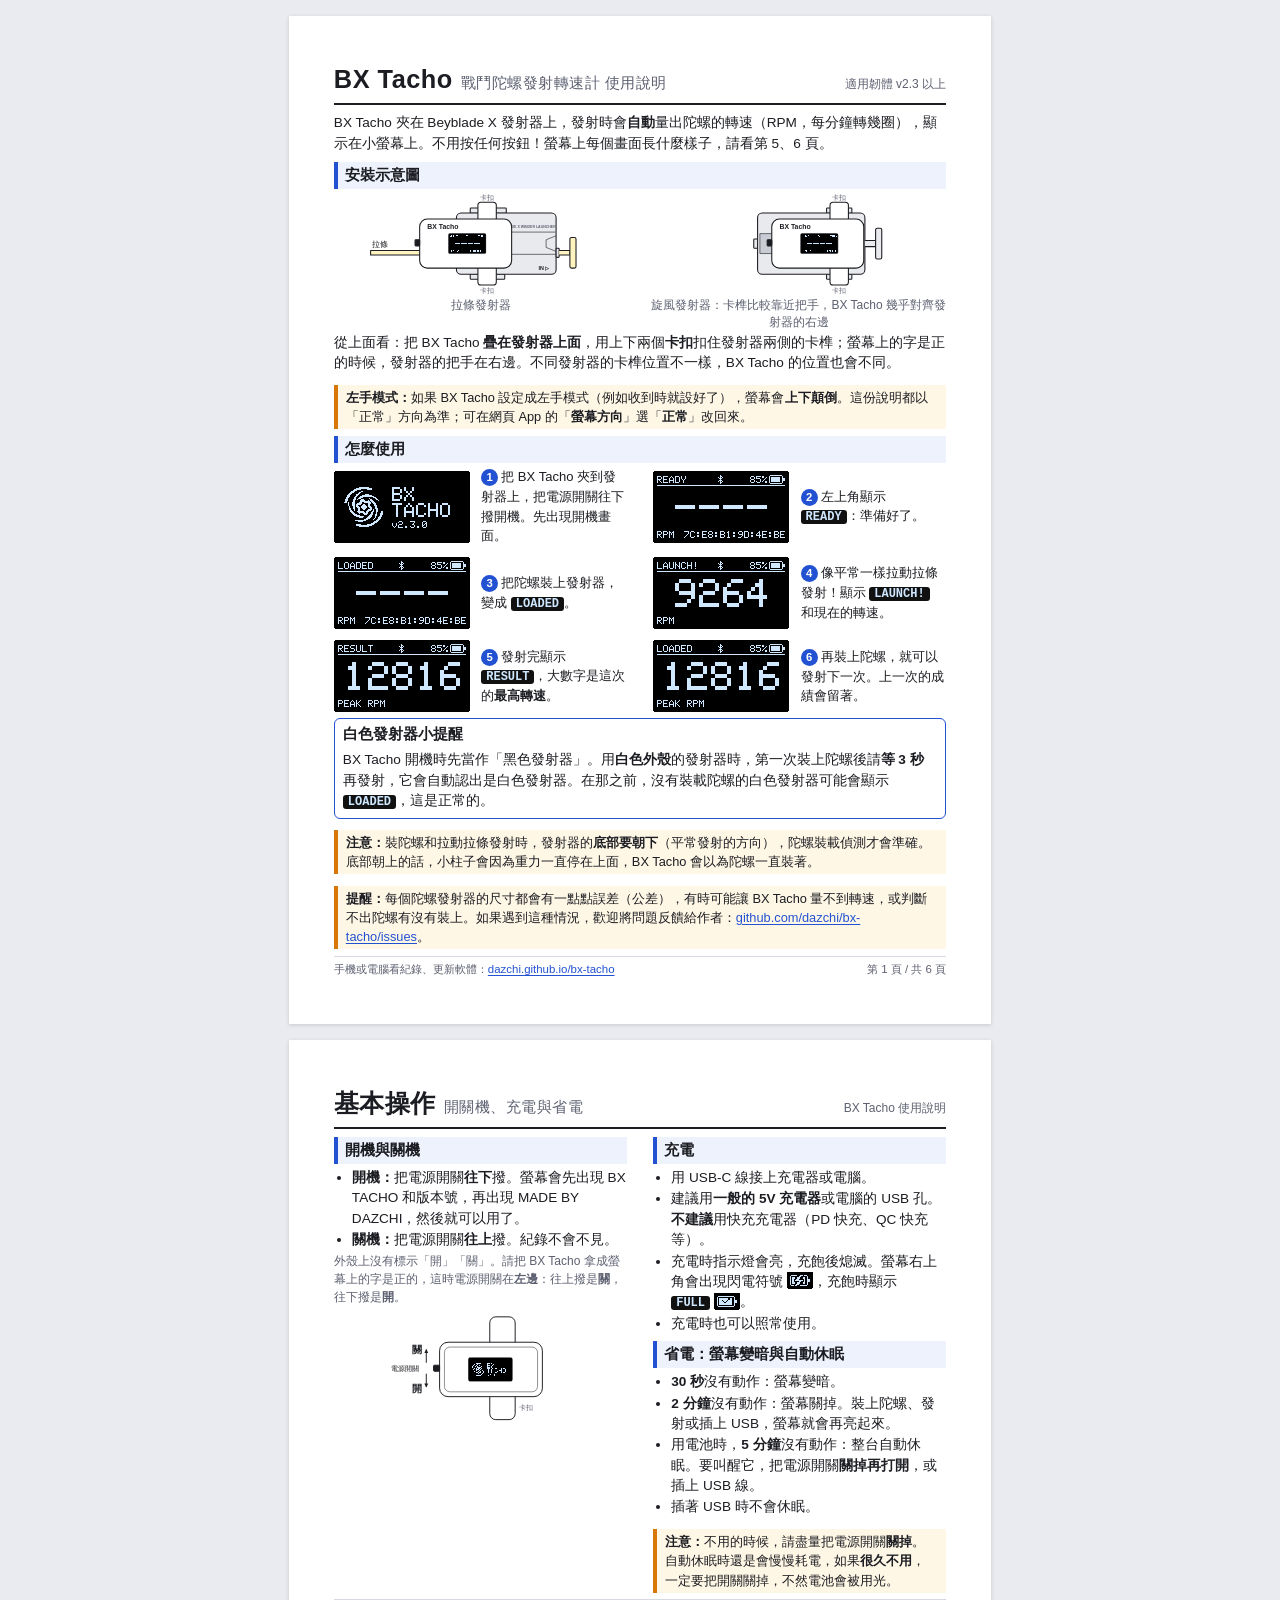
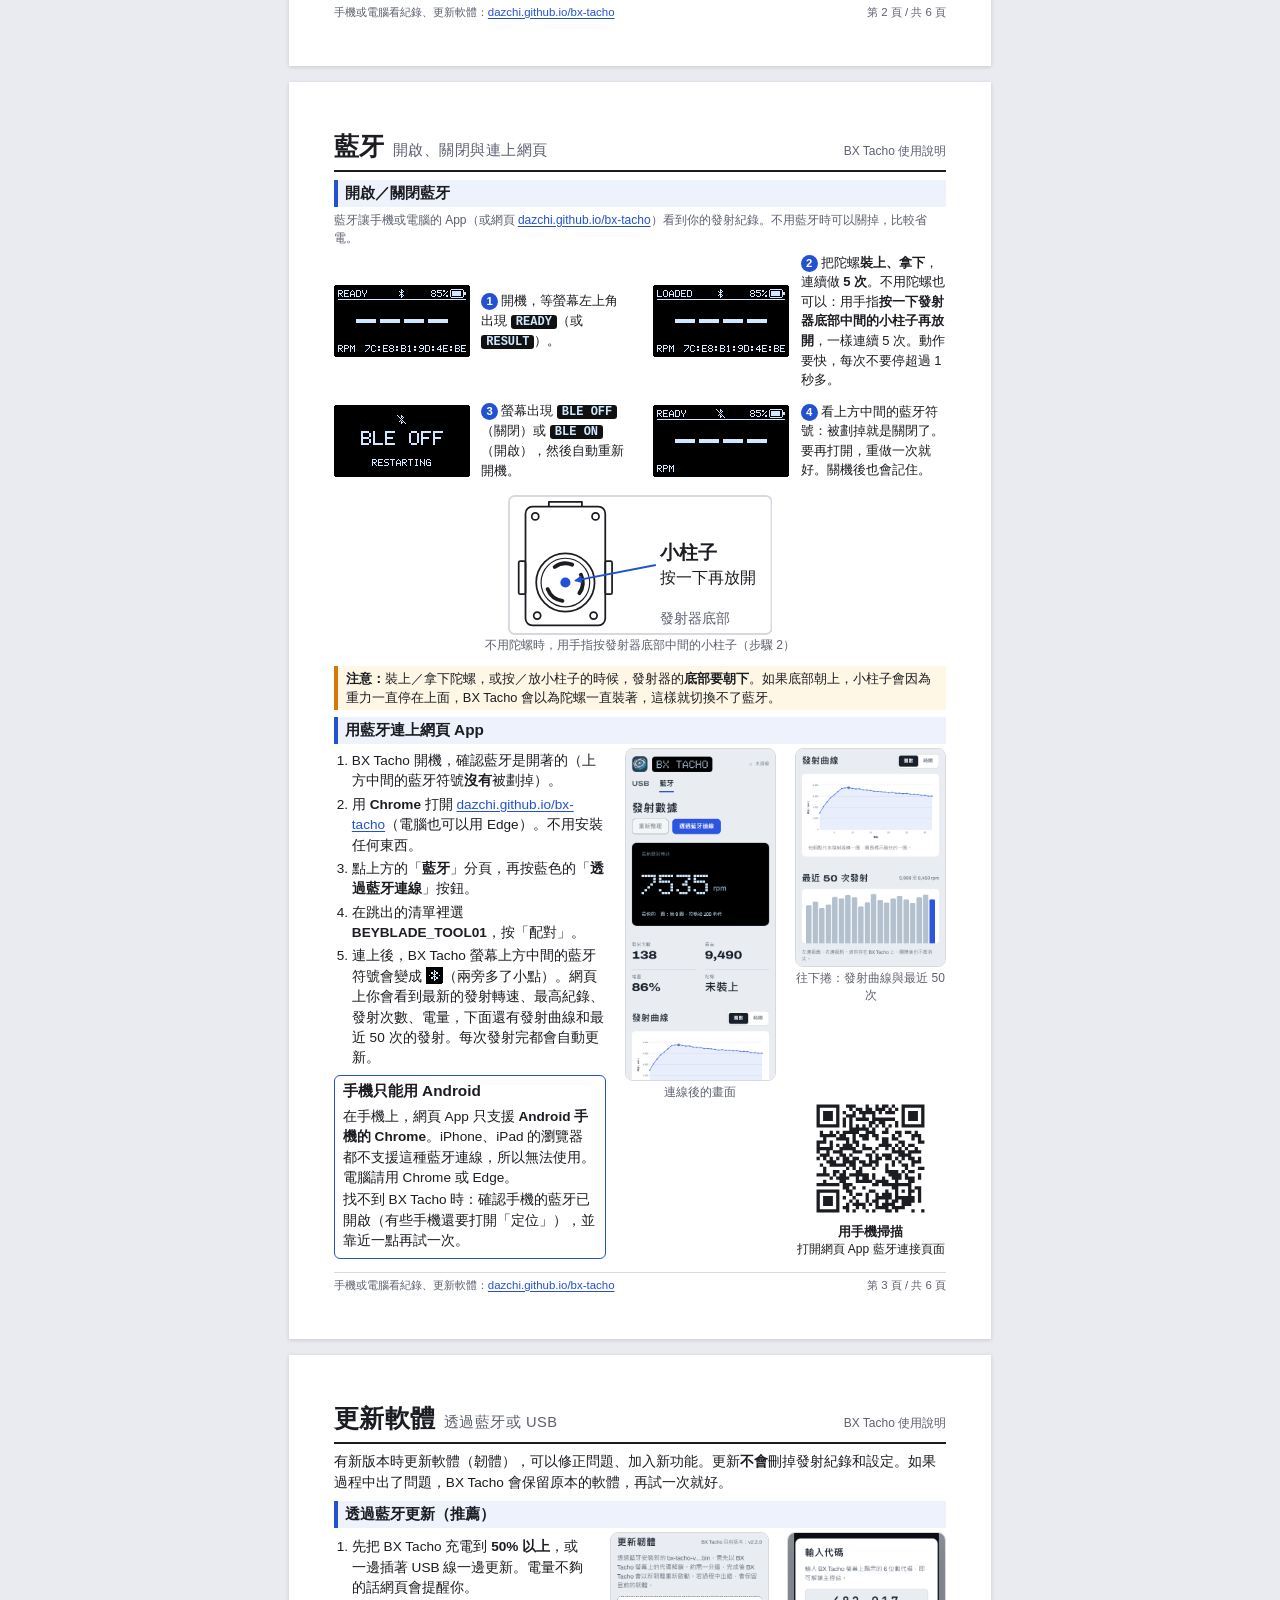
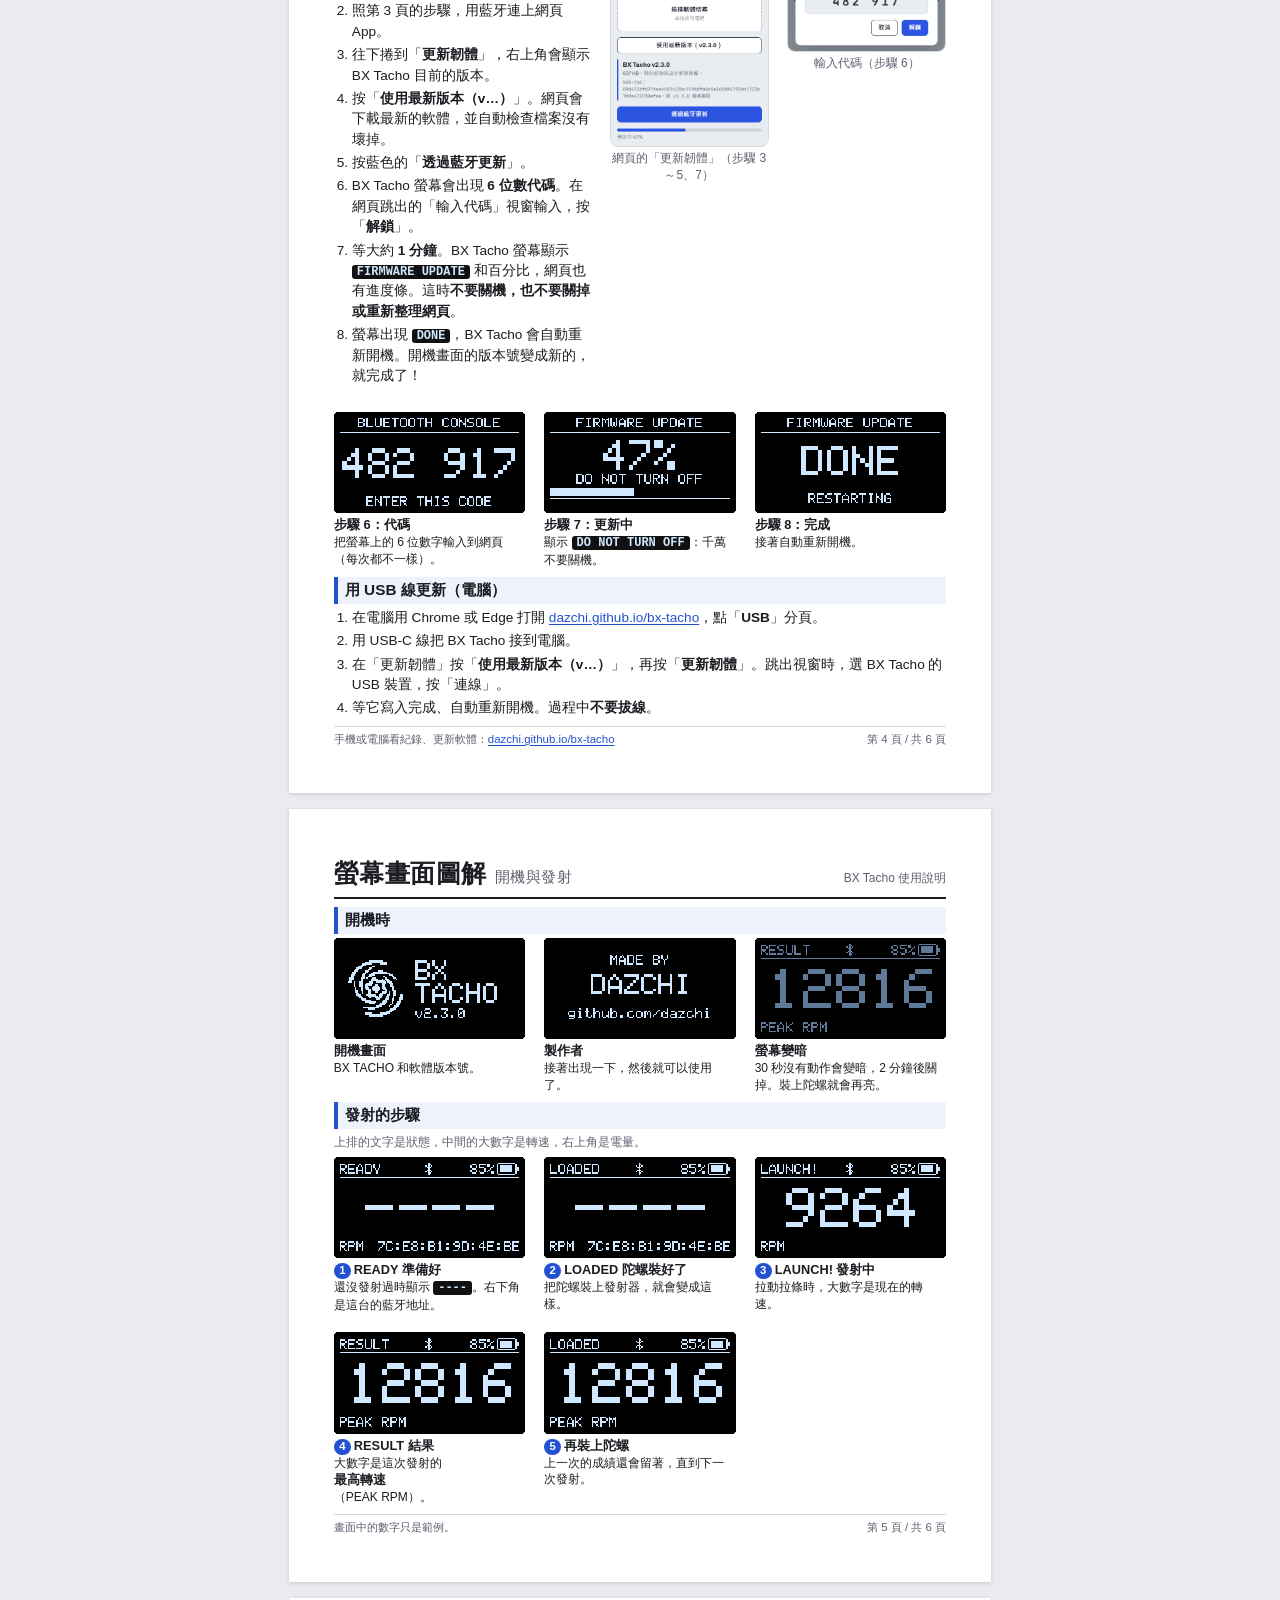
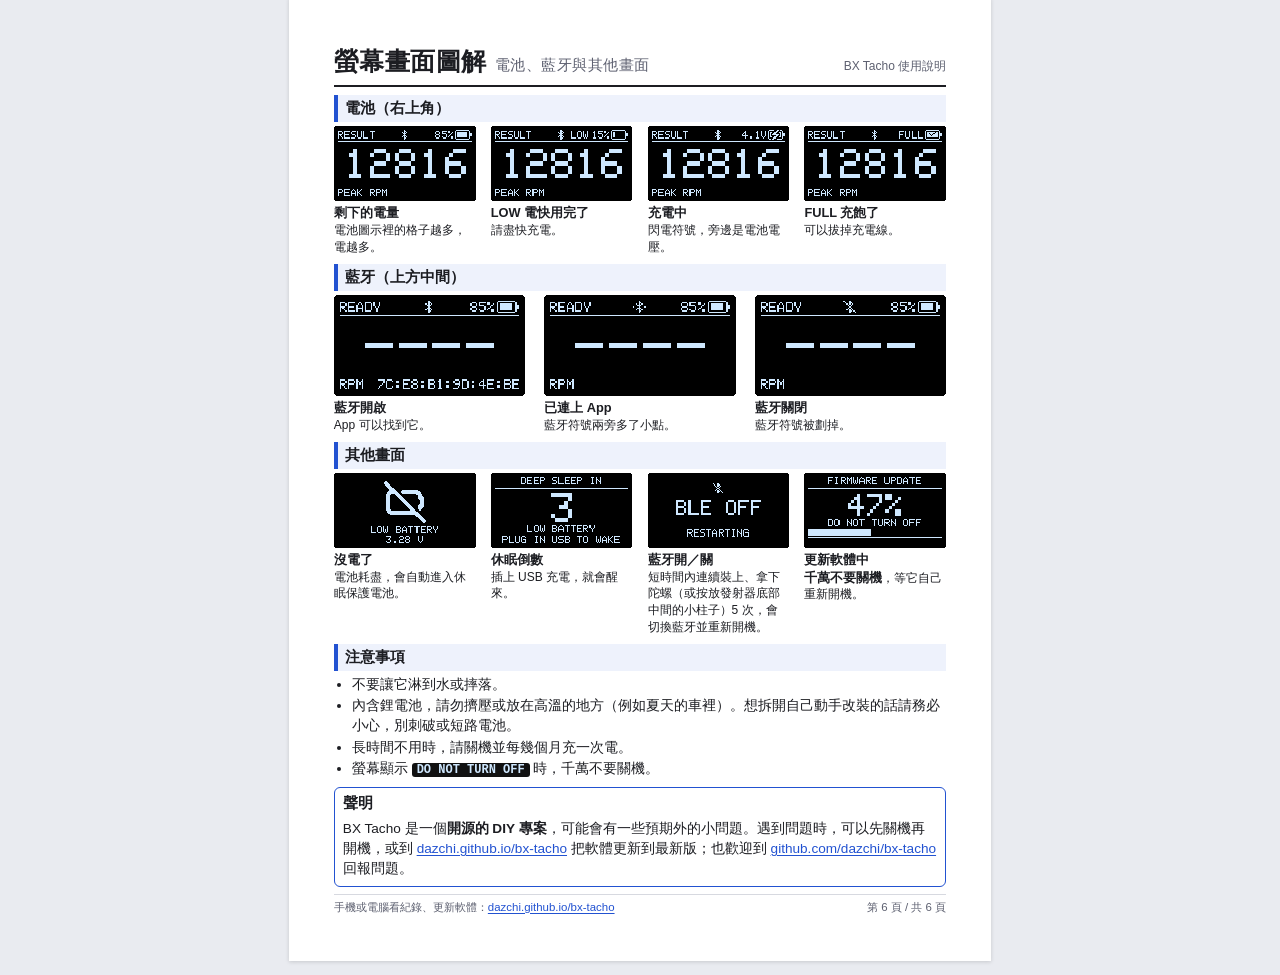
<file: docs/manual-zh-TW.html>
<!doctype html>
<html lang="zh-Hant-TW">
<head>
<meta charset="utf-8">
<meta name="viewport" content="width=device-width, initial-scale=1">
<title>BX Tacho 使用說明</title>
<style>
  @page { size: A4; margin: 11mm 12mm; }
  :root {
    --ink: #1c1d22;
    --muted: #5d6070;
    --line: #d7d9e0;
    --accent: #2252d1;
    --soft: #eef2fc;
    --paper: #ffffff;
  }
  * { box-sizing: border-box; }
  body {
    margin: 0;
    background: var(--paper);
    color: var(--ink);
    font: 10.2pt/1.5 "Noto Sans TC", "Microsoft JhengHei", "PingFang TC", sans-serif;
  }
  .page { max-width: 186mm; margin: 0 auto; }
  .page + .page { break-before: page; }
  /* a page as tall as the sheet, so its last items can sit at the bottom */
  .page.fill { display: flex; flex-direction: column; min-height: 274mm; }
  .page.fill .grow, .page.fill .grow .app { flex: 1; display: flex; flex-direction: column; }
  .page.fill .grow .app { display: grid; }
  .appside { display: flex; flex-direction: column; align-self: stretch; }
  @media screen { .page.fill { min-height: 297mm; } }
  header { display: flex; align-items: baseline; justify-content: space-between; border-bottom: 2px solid var(--ink); padding-bottom: 4px; margin-bottom: 8px; }
  h1 { font-size: 19pt; margin: 0; letter-spacing: 0.5px; }
  h1 small { font-size: 11pt; font-weight: 500; color: var(--muted); margin-left: 8px; }
  header p { margin: 0; color: var(--muted); font-size: 9pt; }
  .intro { margin: 0 0 8px; }
  .cols { columns: 2; column-gap: 7mm; }
  section { break-inside: avoid; margin: 0 0 7px; }
  h2 { font-size: 11.5pt; margin: 0 0 4px; padding: 2px 7px; background: var(--soft); border-left: 4px solid var(--accent); }
  ol, ul { margin: 2px 0 0; padding-left: 18px; }
  li { margin: 1px 0; }
  p { margin: 2px 0; }
  .scr { font-family: "Consolas", "Menlo", monospace; font-weight: 700; background: #111; color: #cfe8ff; padding: 0 5px; border-radius: 3px; white-space: nowrap; font-size: 9pt; }
  .tip { border: 1.5px solid var(--accent); border-radius: 6px; padding: 4px 8px; }
  .tip h2 { background: none; border: 0; padding: 0; }
  .grid { display: grid; grid-template-columns: repeat(3, 1fr); gap: 5mm 5mm; margin: 2px 0 8px; }
  .grid.four { grid-template-columns: repeat(4, 1fr); gap: 4mm; }
  figure { margin: 0; break-inside: avoid; }
  figure img { width: 100%; display: block; }
  figcaption { font-size: 9pt; line-height: 1.4; margin-top: 3px; }
  figcaption b { display: block; font-size: 9.6pt; }
  .step { display: inline-block; min-width: 1.5em; text-align: center; background: var(--accent); color: #fff; border-radius: 9px; font-size: 8.5pt; font-weight: 700; margin-right: 3px; }
  .steps { display: grid; grid-template-columns: 1fr 1fr; gap: 3mm 7mm; }
  .st { display: flex; align-items: center; gap: 3mm; break-inside: avoid; }
  .st img { width: 36mm; flex: none; }
  .pinfig { margin: 4mm 0 0; text-align: center; }
  .pinfig .pinsketch { width: 70mm; display: block; margin: 0 auto; }
  .warn { margin: 3mm 0 0; padding: 3px 8px; border-left: 4px solid #d97706; background: #fff7e6; font-size: 9.6pt; }
  .pinfig figcaption { font-size: 9pt; color: var(--muted); margin-top: 2px; }
  .st p { margin: 0; font-size: 9.8pt; }
  .sketch { display: block; width: 48mm; margin: 2px auto 0; }
  a { color: var(--accent); text-decoration: underline; text-underline-offset: 2px; }
  .app { display: grid; grid-template-columns: 1fr 40mm 40mm; gap: 5mm; align-items: start; }
  .app .tip, section .tip { margin-top: 6px; }
  ol.big li { margin: 3px 0; }
  .qr { margin-top: auto; padding-top: 5mm; text-align: center; }
  .qr img { width: 32mm; margin: 0 auto; }
  .qr figcaption { font-size: 9pt; line-height: 1.45; }
  .qr figcaption b { display: block; font-size: 10pt; }
  .phone img { border: 1px solid var(--line); border-radius: 8px; }
  .phone figcaption { text-align: center; color: var(--muted); }
  .upd { display: grid; grid-template-columns: 1fr 42mm 42mm; gap: 5mm; align-items: start; margin-bottom: 6mm; }
  .mounts { display: grid; grid-template-columns: 1fr 1fr; gap: 6mm; }
  .mounts figure { margin: 0; }
  .mountsketch { width: 78%; display: block; margin: 0 auto; }
  .mounts figcaption { text-align: center; font-size: 9pt; color: var(--muted); }
  .mountnotes { margin: 2px 0 0; }
  .ico { height: 1.25em; vertical-align: -0.25em; }
  .note { color: var(--muted); font-size: 9pt; margin: 0 0 6px; }
  footer { margin-top: 6px; border-top: 1px solid var(--line); padding-top: 4px; color: var(--muted); font-size: 8.6pt; display: flex; justify-content: space-between; }
  @media screen { body { background: #e9ebf0; } .page { background: var(--paper); padding: 12mm; margin: 16px auto; box-shadow: 0 1px 4px rgba(0,0,0,.15); } }
  /* phones: one column, nothing wider than the screen (print and wide screens stay as above) */
  @media screen and (max-width: 640px) {
    .page, .page.fill { max-width: none; min-height: 0; display: block; padding: 16px; margin: 0 0 10px; }
    header { flex-wrap: wrap; gap: 2px 8px; }
    h1 small { display: block; margin: 2px 0 0; }
    .cols { columns: 1; }
    .grid, .grid.four { grid-template-columns: repeat(2, 1fr); gap: 4mm; }
    .steps { grid-template-columns: 1fr; gap: 3mm; }
    .st img { width: 45%; }
    .mounts { grid-template-columns: 1fr; gap: 4mm; }
    .mountsketch { width: 100%; }
    .app, .upd { grid-template-columns: 1fr 1fr; gap: 4mm; }
    .app > :first-child, .upd > :first-child { grid-column: 1 / -1; }
    .appside { display: block; }
    .qr { padding-top: 4mm; }
    .sketch { width: 60%; }
    .pinfig .pinsketch { width: 100%; max-width: 70mm; }
    footer { flex-wrap: wrap; gap: 2px 8px; }
  }
</style>
</head>
<body>

<!-- ============ Page 1: the basics ============ -->
<div class="page">
  <header>
    <h1>BX Tacho<small>戰鬥陀螺發射轉速計 使用說明</small></h1>
    <p>適用韌體 v2.3 以上</p>
  </header>
  <p class="intro">BX Tacho 夾在 Beyblade X 發射器上，發射時會<b>自動</b>量出陀螺的轉速（RPM，每分鐘轉幾圈），顯示在小螢幕上。不用按任何按鈕！螢幕上每個畫面長什麼樣子，請看第 5、6 頁。</p>

  <section>
    <h2>安裝示意圖</h2>
    <div class="mounts">
      <figure><svg class="mountsketch" viewBox="0 0 300 132" role="img" aria-label="安裝示意圖：從上面看，BX Tacho 疊在發射器上，上下兩個卡扣扣住發射器">
        <g fill="none" stroke="#1c1d22" stroke-width="1.4" stroke-linejoin="round">
          <!-- ripcord, under everything -->
          <path d="M6 75 H128 V81 H6 Z" fill="#fff4bf"/>
          <!-- launcher (top view of your photo turned 90 degrees anticlockwise) -->
          <rect x="136" y="19.5" width="47" height="7" rx="1" fill="#e9eaee"/>
          <rect x="136" y="105.5" width="45" height="7" rx="1" fill="#e9eaee"/>
          <rect x="118" y="26" width="130" height="80" rx="6" fill="#e9eaee"/>
          <path d="M122 51 H247 M122 80 H247" stroke-width="0.8"/>
          <path d="M247.5 56 L235 61 V71 L247.5 76" stroke-width="0.8"/>
          <rect x="248" y="72" width="4" height="12" rx="1" fill="#e9eaee"/>
          <path d="M252 75 H266 V81 H252" fill="#fff4bf"/>
          <rect x="266" y="58" width="8" height="40" rx="2" fill="#fff4bf"/>
        </g>
        <text x="171" y="46" font-family="Noto Sans TC, Microsoft JhengHei, sans-serif" font-size="4.6" font-weight="700" fill="#5d6070">BEYBLADE X WINDER LAUNCHER</text>
        <text x="225" y="100" font-family="Noto Sans TC, Microsoft JhengHei, sans-serif" font-size="7" font-weight="700" fill="#1c1d22">IN ▷</text>
        <g fill="none" stroke="#1c1d22" stroke-width="1.4" stroke-linejoin="round">
          <!-- BX Tacho -->
          <rect x="146" y="12" width="24" height="26" rx="4" fill="#fff"/>
          <rect x="146" y="94" width="24" height="26" rx="4" fill="#fff"/>
          <rect x="70" y="34" width="120" height="64" rx="10" fill="#fff"/>
          <rect x="64" y="61" width="6" height="8" rx="1" fill="#1c1d22"/>
          <rect x="108" y="53.29" width="48" height="25.41" rx="1.5"/>
        </g>
        <image href="manual-screens/ready.svg" x="108" y="53.29" width="48" height="25.41" preserveAspectRatio="none"/>
        <g font-family="Noto Sans TC, Microsoft JhengHei, sans-serif" fill="#1c1d22">
          <text x="80" y="47" font-size="9" font-weight="700">BX Tacho</text>
          <text x="8" y="70" font-size="10">拉條</text>
          <text x="158" y="9.5" font-size="9" fill="#5d6070" text-anchor="middle">卡扣</text>
          <text x="158" y="130" font-size="9" fill="#5d6070" text-anchor="middle">卡扣</text>
        </g>
      </svg><figcaption>拉條發射器</figcaption></figure>
      <figure><svg class="mountsketch" viewBox="0 0 300 132" role="img" aria-label="安裝示意圖：旋風發射器，從上面看，BX Tacho 幾乎對齊發射器的右邊">
        <g fill="none" stroke="#1c1d22" stroke-width="1.4" stroke-linejoin="round">
          <!-- launcher -->
          <rect x="186" y="19.5" width="33" height="7" rx="1" fill="#e9eaee"/>
          <rect x="186" y="105.5" width="33" height="7" rx="1" fill="#e9eaee"/>
          <rect x="91" y="60" width="6" height="12" rx="1" fill="#e9eaee"/>
          <rect x="96" y="26" width="140" height="80" rx="6" fill="#e9eaee"/>
          <rect x="99" y="53" width="134" height="26" fill="#c9ccd4" stroke-width="0.8"/>
          <path d="M236 62 H250 V70 H236" fill="#e9eaee"/>
          <rect x="250" y="46" width="8" height="40" rx="2" fill="#e9eaee"/>
          <!-- BX Tacho -->
          <rect x="190.5" y="12" width="24" height="26" rx="4" fill="#fff"/>
          <rect x="190.5" y="94" width="24" height="26" rx="4" fill="#fff"/>
          <rect x="114.5" y="34" width="120" height="64" rx="10" fill="#fff"/>
          <rect x="108.5" y="61" width="6" height="8" rx="1" fill="#1c1d22"/>
          <rect x="152.5" y="53.29" width="48" height="25.41" rx="1.5"/>
        </g>
        <image href="manual-screens/ready.svg" x="152.5" y="53.29" width="48" height="25.41" preserveAspectRatio="none"/>
        <g font-family="Noto Sans TC, Microsoft JhengHei, sans-serif" fill="#1c1d22">
          <text x="124.5" y="47" font-size="9" font-weight="700">BX Tacho</text>
          <text x="202.5" y="9.5" font-size="9" fill="#5d6070" text-anchor="middle">卡扣</text>
          <text x="202.5" y="130" font-size="9" fill="#5d6070" text-anchor="middle">卡扣</text>
        </g>
      </svg><figcaption>旋風發射器：卡榫比較靠近把手，BX Tacho 幾乎對齊發射器的右邊</figcaption></figure>
    </div>
    <p class="mountnotes">從上面看：把 BX Tacho <b>疊在發射器上面</b>，用上下兩個<b>卡扣</b>扣住發射器兩側的卡榫；螢幕上的字是正的時候，發射器的把手在右邊。不同發射器的卡榫位置不一樣，BX Tacho 的位置也會不同。</p>
    <p class="warn"><b>左手模式：</b>如果 BX Tacho 設定成左手模式（例如收到時就設好了），螢幕會<b>上下顛倒</b>。這份說明都以「正常」方向為準；可在網頁 App 的「<b>螢幕方向</b>」選「<b>正常</b>」改回來。</p>
  </section>

  <section>
    <h2>怎麼使用</h2>
    <div class="steps">
      <div class="st"><img src="manual-screens/splash.svg" alt="開機畫面"><p><span class="step">1</span>把 BX Tacho 夾到發射器上，把電源開關往下撥開機。先出現開機畫面。</p></div>
      <div class="st"><img src="manual-screens/ready.svg" alt="READY"><p><span class="step">2</span>左上角顯示 <span class="scr">READY</span>：準備好了。</p></div>
      <div class="st"><img src="manual-screens/loaded.svg" alt="LOADED"><p><span class="step">3</span>把陀螺裝上發射器，變成 <span class="scr">LOADED</span>。</p></div>
      <div class="st"><img src="manual-screens/launch.svg" alt="LAUNCH!"><p><span class="step">4</span>像平常一樣拉動拉條發射！顯示 <span class="scr">LAUNCH!</span> 和現在的轉速。</p></div>
      <div class="st"><img src="manual-screens/result.svg" alt="RESULT"><p><span class="step">5</span>發射完顯示 <span class="scr">RESULT</span>，大數字是這次的<b>最高轉速</b>。</p></div>
      <div class="st"><img src="manual-screens/loaded-again.svg" alt="再次 LOADED"><p><span class="step">6</span>再裝上陀螺，就可以發射下一次。上一次的成績會留著。</p></div>
    </div>
    <section class="tip">
      <h2>白色發射器小提醒</h2>
      <p>BX Tacho 開機時先當作「黑色發射器」。用<b>白色外殼</b>的發射器時，第一次裝上陀螺後請<b>等 3 秒</b>再發射，它會自動認出是白色發射器。在那之前，沒有裝載陀螺的白色發射器可能會顯示 <span class="scr">LOADED</span>，這是正常的。</p>
    </section>
    <p class="warn"><b>注意：</b>裝陀螺和拉動拉條發射時，發射器的<b>底部要朝下</b>（平常發射的方向），陀螺裝載偵測才會準確。底部朝上的話，小柱子會因為重力一直停在上面，BX Tacho 會以為陀螺一直裝著。</p>
    <p class="warn"><b>提醒：</b>每個陀螺發射器的尺寸都會有一點點誤差（公差），有時可能讓 BX Tacho 量不到轉速，或判斷不出陀螺有沒有裝上。如果遇到這種情況，歡迎將問題反饋給作者：<a href="https://github.com/dazchi/bx-tacho/issues">github.com/dazchi/bx-tacho/issues</a>。</p>
  </section>

  <footer>
    <span>手機或電腦看紀錄、更新軟體：<a href="https://dazchi.github.io/bx-tacho">dazchi.github.io/bx-tacho</a></span>
    <span>第 1 頁 / 共 6 頁</span>
  </footer>
</div>

<!-- ============ Page 2: power, charging, power saving ============ -->
<div class="page">
  <header>
    <h1>基本操作<small>開關機、充電與省電</small></h1>
    <p>BX Tacho 使用說明</p>
  </header>

  <div class="cols">
    <section>
      <h2>開機與關機</h2>
      <ul>
        <li><b>開機：</b>把電源開關<b>往下</b>撥。螢幕會先出現 BX TACHO 和版本號，再出現 MADE BY DAZCHI，然後就可以用了。</li>
        <li><b>關機：</b>把電源開關<b>往上</b>撥。紀錄不會不見。</li>
      </ul>
      <p class="note">外殼上沒有標示「開」「關」。請把 BX Tacho 拿成螢幕上的字是正的，這時電源開關在<b>左邊</b>：往上撥是<b>關</b>，往下撥是<b>開</b>。</p>
      <svg class="sketch" viewBox="0 0 300 186" role="img" aria-label="示意圖：從上面看 BX Tacho，螢幕是開機畫面，電源開關在左邊，往上是關、往下是開">
        <defs><marker id="ah" viewBox="0 0 10 10" refX="8" refY="5" markerWidth="5" markerHeight="5" orient="auto-start-reverse"><path d="M1 1L9 5L1 9z" fill="#1c1d22"/></marker></defs>
        <g fill="none" stroke="#1c1d22" stroke-width="1.6" stroke-linejoin="round">
          <!-- clips -->
          <path d="M165 50 V18 a10 10 0 0 1 10 -10 H197 a10 10 0 0 1 10 10 V50"/>
          <path d="M165 140 V168 a10 10 0 0 0 10 10 H197 a10 10 0 0 0 10 -10 V140"/>
          <!-- case -->
          <rect x="82" y="50" width="170" height="90" rx="14"/>
          <rect x="90" y="58" width="154" height="74" rx="9" stroke-width="0.8"/>
          <!-- screen -->
          <rect x="130" y="75.94" width="72" height="38.12" rx="2"/>
          <!-- switch -->
          <rect x="72" y="88" width="10" height="10" rx="1.5" fill="#1c1d22"/>
          <!-- arrows -->
          <path d="M60 84 V62" marker-end="url(#ah)"/>
          <path d="M60 102 V124" marker-end="url(#ah)"/>
        </g>
        <image href="manual-screens/splash.svg" x="130" y="75.94" width="72" height="38.12" preserveAspectRatio="none"/>
        <g font-family="Noto Sans TC, Microsoft JhengHei, sans-serif" fill="#1c1d22">
          <text x="36" y="68" font-size="17" font-weight="700">關</text>
          <text x="36" y="132" font-size="17" font-weight="700">開</text>
          <text x="2" y="97" font-size="12">電源開關</text>
          <text x="214" y="159" font-size="11" fill="#5d6070" dominant-baseline="middle">卡扣</text>
        </g>
      </svg>
    </section>

    <section>
      <h2>充電</h2>
      <ul>
        <li>用 USB-C 線接上充電器或電腦。</li>
        <li>建議用<b>一般的 5V 充電器</b>或電腦的 USB 孔。<b>不建議</b>用快充充電器（PD 快充、QC 快充等）。</li>
        <li>充電時指示燈會亮，充飽後熄滅。螢幕右上角會出現閃電符號 <img class="ico" src="manual-screens/icon-charging.svg" alt="充電中圖示">，充飽時顯示 <span style="white-space:nowrap"><span class="scr">FULL</span> <img class="ico" src="manual-screens/icon-full.svg" alt="充飽圖示">。</span></li>
        <li>充電時也可以照常使用。</li>
      </ul>
    </section>

    <section>
      <h2>省電：螢幕變暗與自動休眠</h2>
      <ul>
        <li><b>30 秒</b>沒有動作：螢幕變暗。</li>
        <li><b>2 分鐘</b>沒有動作：螢幕關掉。裝上陀螺、發射或插上 USB，螢幕就會再亮起來。</li>
        <li>用電池時，<b>5 分鐘</b>沒有動作：整台自動休眠。要叫醒它，把電源開關<b>關掉再打開</b>，或插上 USB 線。</li>
        <li>插著 USB 時不會休眠。</li>
      </ul>
      <p class="warn"><b>注意：</b>不用的時候，請盡量把電源開關<b>關掉</b>。自動休眠時還是會慢慢耗電，如果<b>很久不用</b>，一定要把開關關掉，不然電池會被用光。</p>
    </section>



  </div>

  <footer>
    <span>手機或電腦看紀錄、更新軟體：<a href="https://dazchi.github.io/bx-tacho">dazchi.github.io/bx-tacho</a></span>
    <span>第 2 頁 / 共 6 頁</span>
  </footer>
</div>

<!-- ============ Page 3: Bluetooth ============ -->
<div class="page fill">
  <header>
    <h1>藍牙<small>開啟、關閉與連上網頁</small></h1>
    <p>BX Tacho 使用說明</p>
  </header>

  <section>
    <h2>開啟／關閉藍牙</h2>
    <p class="note">藍牙讓手機或電腦的 App（或網頁 <a href="https://dazchi.github.io/bx-tacho">dazchi.github.io/bx-tacho</a>）看到你的發射紀錄。不用藍牙時可以關掉，比較省電。</p>
    <div class="steps">
      <div class="st"><img src="manual-screens/ready.svg" alt="READY"><p><span class="step">1</span>開機，等螢幕左上角出現 <span class="scr">READY</span>（或 <span class="scr">RESULT</span>）。</p></div>
      <div class="st"><img src="manual-screens/loaded.svg" alt="LOADED"><p><span class="step">2</span>把陀螺<b>裝上、拿下</b>，連續做 <b>5 次</b>。不用陀螺也可以：用手指<b>按一下發射器底部中間的小柱子再放開</b>，一樣連續 5 次。動作要快，每次不要停超過 1 秒多。</p></div>
      <div class="st"><img src="manual-screens/ble-gesture-off.svg" alt="BLE OFF"><p><span class="step">3</span>螢幕出現 <span class="scr">BLE OFF</span>（關閉）或 <span class="scr">BLE ON</span>（開啟），然後自動重新開機。</p></div>
      <div class="st"><img src="manual-screens/ble-off.svg" alt="藍牙關閉"><p><span class="step">4</span>看上方中間的藍牙符號：被劃掉就是關閉了。要再打開，重做一次就好。關機後也會記住。</p></div>
    </div>
    <figure class="pinfig"><svg class="pinsketch big" viewBox="0 0 136 72" role="img" aria-label="示意圖：從下面看發射器，底部中間的小柱子">
        <defs><marker id="ah2" viewBox="0 0 10 10" refX="8" refY="5" markerWidth="5" markerHeight="5" orient="auto-start-reverse"><path d="M1 1L9 5L1 9z" fill="#2252d1"/></marker></defs>
        <rect x="0.5" y="0.5" width="135" height="71" rx="3" fill="#fff" stroke="#d7d9e0"/>
        <g fill="none" stroke="#1c1d22" stroke-width="0.9" stroke-linejoin="round">
          <path d="M21 6 V3.5 H38 V6"/>
          <rect x="9" y="6" width="41" height="61" rx="3.5"/>
          <rect x="5.5" y="34" width="3.5" height="17" rx="0.8"/>
          <rect x="50" y="34" width="3.5" height="17" rx="0.8"/>
          <circle cx="14" cy="11" r="1.8"/><circle cx="45" cy="11" r="1.8"/>
          <circle cx="15" cy="62" r="1.8"/><circle cx="44" cy="62" r="1.8"/>
          <circle cx="29.5" cy="45" r="15"/>
          <circle cx="29.5" cy="45" r="12.5" stroke-width="0.6"/>
          <path d="M24 37 a9.5 9.5 0 0 1 9 -1.2" stroke-width="2" stroke-linecap="round"/>
          <path d="M37.5 41 a9.5 9.5 0 0 1 -0.8 9.5" stroke-width="2" stroke-linecap="round"/>
          <path d="M28 54.4 a9.5 9.5 0 0 1 -7.6 -6" stroke-width="2" stroke-linecap="round"/>
        </g>
        <circle cx="29.5" cy="45" r="2.6" fill="#2252d1"/>
        <path d="M76 36 L34.5 44" fill="none" stroke="#2252d1" stroke-width="1" marker-end="url(#ah2)"/>
        <g font-family="Noto Sans TC, Microsoft JhengHei, sans-serif" fill="#1c1d22">
          <text x="78" y="33" font-size="10" font-weight="700">小柱子</text>
          <text x="78" y="45" font-size="8">按一下再放開</text>
          <text x="78" y="66" font-size="7" fill="#5d6070">發射器底部</text>
        </g>
      </svg><figcaption>不用陀螺時，用手指按發射器底部中間的小柱子（步驟 2）</figcaption></figure>
    <p class="warn"><b>注意：</b>裝上／拿下陀螺，或按／放小柱子的時候，發射器的<b>底部要朝下</b>。如果底部朝上，小柱子會因為重力一直停在上面，BX Tacho 會以為陀螺一直裝著，這樣就切換不了藍牙。</p>
  </section>

  <section class="grow">
    <h2>用藍牙連上網頁 App</h2>
    <div class="app">
      <div>
        <ol class="big">
          <li>BX Tacho 開機，確認藍牙是開著的（上方中間的藍牙符號<b>沒有</b>被劃掉）。</li>
          <li>用 <b>Chrome</b> 打開 <a href="https://dazchi.github.io/bx-tacho">dazchi.github.io/bx-tacho</a>（電腦也可以用 Edge）。不用安裝任何東西。</li>
          <li>點上方的「<b>藍牙</b>」分頁，再按藍色的「<b>透過藍牙連線</b>」按鈕。</li>
          <li>在跳出的清單裡選 <b>BEYBLADE_TOOL01</b>，按「配對」。</li>
          <li>連上後，BX Tacho 螢幕上方中間的藍牙符號會變成 <img class="ico" src="manual-screens/icon-ble-connected.svg" alt="已連線的藍牙圖示">（兩旁多了小點）。網頁上你會看到最新的發射轉速、最高紀錄、發射次數、電量，下面還有發射曲線和最近 50 次的發射。每次發射完都會自動更新。</li>
        </ol>
        <div class="tip">
          <h2>手機只能用 Android</h2>
          <p>在手機上，網頁 App 只支援 <b>Android 手機的 Chrome</b>。iPhone、iPad 的瀏覽器都不支援這種藍牙連線，所以無法使用。電腦請用 Chrome 或 Edge。</p>
          <p>找不到 BX Tacho 時：確認手機的藍牙已開啟（有些手機還要打開「定位」），並靠近一點再試一次。</p>
        </div>
      </div>
      <figure class="phone"><img src="manual-screens/webapp-top.png" alt="網頁 App：藍牙分頁與最新發射轉速"><figcaption>連線後的畫面</figcaption></figure>
      <div class="appside">
        <figure class="phone"><img src="manual-screens/webapp-curve.png" alt="網頁 App：發射曲線與最近 50 次發射"><figcaption>往下捲：發射曲線與最近 50 次</figcaption></figure>
        <figure class="qr"><img src="manual-screens/qr-webapp-bluetooth.svg" alt="QR code：https://dazchi.github.io/bx-tacho/#bluetooth"><figcaption><b>用手機掃描</b>打開網頁 App 藍牙連接頁面</figcaption></figure>
      </div>
    </div>
  </section>

  <footer>
    <span>手機或電腦看紀錄、更新軟體：<a href="https://dazchi.github.io/bx-tacho">dazchi.github.io/bx-tacho</a></span>
    <span>第 3 頁 / 共 6 頁</span>
  </footer>
</div>

<!-- ============ Page 4: updating the firmware ============ -->
<div class="page">
  <header>
    <h1>更新軟體<small>透過藍牙或 USB</small></h1>
    <p>BX Tacho 使用說明</p>
  </header>
  <p class="intro">有新版本時更新軟體（韌體），可以修正問題、加入新功能。更新<b>不會</b>刪掉發射紀錄和設定。如果過程中出了問題，BX Tacho 會保留原本的軟體，再試一次就好。</p>

  <section>
    <h2>透過藍牙更新（推薦）</h2>
    <div class="upd">
      <ol class="big">
        <li>先把 BX Tacho 充電到 <b>50% 以上</b>，或一邊插著 USB 線一邊更新。電量不夠的話網頁會提醒你。</li>
        <li>照第 3 頁的步驟，用藍牙連上網頁 App。</li>
        <li>往下捲到「<b>更新韌體</b>」，右上角會顯示 BX Tacho 目前的版本。</li>
        <li>按「<b>使用最新版本（v…）</b>」。網頁會下載最新的軟體，並自動檢查檔案沒有壞掉。</li>
        <li>按藍色的「<b>透過藍牙更新</b>」。</li>
        <li>BX Tacho 螢幕會出現 <b>6 位數代碼</b>。在網頁跳出的「輸入代碼」視窗輸入，按「<b>解鎖</b>」。</li>
        <li>等大約 <b>1 分鐘</b>。BX Tacho 螢幕顯示 <span class="scr">FIRMWARE UPDATE</span> 和百分比，網頁也有進度條。這時<b>不要關機，也不要關掉或重新整理網頁</b>。</li>
        <li>螢幕出現 <span class="scr">DONE</span>，BX Tacho 會自動重新開機。開機畫面的版本號變成新的，就完成了！</li>
      </ol>
      <figure class="phone"><img src="manual-screens/webapp-update.png" alt="網頁 App：更新韌體區塊"><figcaption>網頁的「更新韌體」（步驟 3～5、7）</figcaption></figure>
      <figure class="phone"><img src="manual-screens/webapp-code.png" alt="網頁 App：輸入代碼視窗"><figcaption>輸入代碼（步驟 6）</figcaption></figure>
    </div>
    <div class="grid">
      <figure><img src="manual-screens/console-code.svg" alt="BX Tacho 螢幕：6 位數代碼"><figcaption><b>步驟 6：代碼</b>把螢幕上的 6 位數字輸入到網頁（每次都不一樣）。</figcaption></figure>
      <figure><img src="manual-screens/update.svg" alt="BX Tacho 螢幕：FIRMWARE UPDATE 47%"><figcaption><b>步驟 7：更新中</b>顯示 <span class="scr">DO NOT TURN OFF</span>：千萬不要關機。</figcaption></figure>
      <figure><img src="manual-screens/update-done.svg" alt="BX Tacho 螢幕：DONE RESTARTING"><figcaption><b>步驟 8：完成</b>接著自動重新開機。</figcaption></figure>
    </div>
  </section>

  <section>
    <h2>用 USB 線更新（電腦）</h2>
    <ol class="big">
      <li>在電腦用 Chrome 或 Edge 打開 <a href="https://dazchi.github.io/bx-tacho">dazchi.github.io/bx-tacho</a>，點「<b>USB</b>」分頁。</li>
      <li>用 USB-C 線把 BX Tacho 接到電腦。</li>
      <li>在「更新韌體」按「<b>使用最新版本（v…）</b>」，再按「<b>更新韌體</b>」。跳出視窗時，選 BX Tacho 的 USB 裝置，按「連線」。</li>
      <li>等它寫入完成、自動重新開機。過程中<b>不要拔線</b>。</li>
    </ol>
  </section>

  <footer>
    <span>手機或電腦看紀錄、更新軟體：<a href="https://dazchi.github.io/bx-tacho">dazchi.github.io/bx-tacho</a></span>
    <span>第 4 頁 / 共 6 頁</span>
  </footer>
</div>

<!-- ============ Page 5: start-up and launching ============ -->
<div class="page">
  <header>
    <h1>螢幕畫面圖解<small>開機與發射</small></h1>
    <p>BX Tacho 使用說明</p>
  </header>

  <section>
    <h2>開機時</h2>
    <div class="grid">
      <figure><img src="manual-screens/splash.svg" alt="開機畫面：BX TACHO 和版本號"><figcaption><b>開機畫面</b>BX TACHO 和軟體版本號。</figcaption></figure>
      <figure><img src="manual-screens/credit.svg" alt="MADE BY DAZCHI"><figcaption><b>製作者</b>接著出現一下，然後就可以使用了。</figcaption></figure>
      <figure><img src="manual-screens/dim.svg" alt="變暗的螢幕"><figcaption><b>螢幕變暗</b>30 秒沒有動作會變暗，2 分鐘後關掉。裝上陀螺就會再亮。</figcaption></figure>
    </div>
  </section>

  <section>
    <h2>發射的步驟</h2>
    <p class="note">上排的文字是狀態，中間的大數字是轉速，右上角是電量。</p>
    <div class="grid">
      <figure><img src="manual-screens/ready.svg" alt="READY 畫面"><figcaption><b><span class="step">1</span>READY 準備好</b>還沒發射過時顯示 <span class="scr">----</span>。右下角是這台的藍牙地址。</figcaption></figure>
      <figure><img src="manual-screens/loaded.svg" alt="LOADED 畫面"><figcaption><b><span class="step">2</span>LOADED 陀螺裝好了</b>把陀螺裝上發射器，就會變成這樣。</figcaption></figure>
      <figure><img src="manual-screens/launch.svg" alt="LAUNCH! 畫面"><figcaption><b><span class="step">3</span>LAUNCH! 發射中</b>拉動拉條時，大數字是現在的轉速。</figcaption></figure>
      <figure><img src="manual-screens/result.svg" alt="RESULT 畫面"><figcaption><b><span class="step">4</span>RESULT 結果</b>大數字是這次發射的<b>最高轉速</b>（PEAK RPM）。</figcaption></figure>
      <figure><img src="manual-screens/loaded-again.svg" alt="再次 LOADED"><figcaption><b><span class="step">5</span>再裝上陀螺</b>上一次的成績還會留著，直到下一次發射。</figcaption></figure>
    </div>
  </section>


  <footer>
    <span>畫面中的數字只是範例。</span>
    <span>第 5 頁 / 共 6 頁</span>
  </footer>
</div>

<!-- ============ Page 6: battery, Bluetooth and special screens ============ -->
<div class="page">
  <header>
    <h1>螢幕畫面圖解<small>電池、藍牙與其他畫面</small></h1>
    <p>BX Tacho 使用說明</p>
  </header>

  <section>
    <h2>電池（右上角）</h2>
    <div class="grid four">
      <figure><img src="manual-screens/battery.svg" alt="電量 85%"><figcaption><b>剩下的電量</b>電池圖示裡的格子越多，電越多。</figcaption></figure>
      <figure><img src="manual-screens/low.svg" alt="LOW 15%"><figcaption><b>LOW 電快用完了</b>請盡快充電。</figcaption></figure>
      <figure><img src="manual-screens/charging.svg" alt="充電中"><figcaption><b>充電中</b>閃電符號，旁邊是電池電壓。</figcaption></figure>
      <figure><img src="manual-screens/full.svg" alt="FULL"><figcaption><b>FULL 充飽了</b>可以拔掉充電線。</figcaption></figure>
    </div>
  </section>

  <section>
    <h2>藍牙（上方中間）</h2>
    <div class="grid">
      <figure><img src="manual-screens/ble-on.svg" alt="藍牙開啟"><figcaption><b>藍牙開啟</b>App 可以找到它。</figcaption></figure>
      <figure><img src="manual-screens/ble-connected.svg" alt="藍牙已連線"><figcaption><b>已連上 App</b>藍牙符號兩旁多了小點。</figcaption></figure>
      <figure><img src="manual-screens/ble-off.svg" alt="藍牙關閉"><figcaption><b>藍牙關閉</b>藍牙符號被劃掉。</figcaption></figure>
    </div>
  </section>

  <section>
    <h2>其他畫面</h2>
    <div class="grid four">
      <figure><img src="manual-screens/low-battery.svg" alt="LOW BATTERY"><figcaption><b>沒電了</b>電池耗盡，會自動進入休眠保護電池。</figcaption></figure>
      <figure><img src="manual-screens/countdown.svg" alt="DEEP SLEEP IN 倒數"><figcaption><b>休眠倒數</b>插上 USB 充電，就會醒來。</figcaption></figure>
      <figure><img src="manual-screens/ble-gesture-off.svg" alt="BLE OFF"><figcaption><b>藍牙開／關</b>短時間內連續裝上、拿下陀螺（或按放發射器底部中間的小柱子）5 次，會切換藍牙並重新開機。</figcaption></figure>
      <figure><img src="manual-screens/update.svg" alt="FIRMWARE UPDATE"><figcaption><b>更新軟體中</b><b style="display:inline">千萬不要關機</b>，等它自己重新開機。</figcaption></figure>
    </div>
  </section>

  <section>
    <h2>注意事項</h2>
    <ul>
      <li>不要讓它淋到水或摔落。</li>
      <li>內含鋰電池，請勿擠壓或放在高溫的地方（例如夏天的車裡）。想拆開自己動手改裝的話請務必小心，別刺破或短路電池。</li>
      <li>長時間不用時，請關機並每幾個月充一次電。</li>
      <li>螢幕顯示 <span class="scr">DO NOT TURN OFF</span> 時，千萬不要關機。</li>
    </ul>
  </section>

  <section class="tip">
    <h2>聲明</h2>
    <p>BX Tacho 是一個<b>開源的 DIY 專案</b>，可能會有一些預期外的小問題。遇到問題時，可以先關機再開機，或到 <a href="https://dazchi.github.io/bx-tacho">dazchi.github.io/bx-tacho</a> 把軟體更新到最新版；也歡迎到 <a href="https://github.com/dazchi/bx-tacho">github.com/dazchi/bx-tacho</a> 回報問題。</p>
  </section>

  <footer>
    <span>手機或電腦看紀錄、更新軟體：<a href="https://dazchi.github.io/bx-tacho">dazchi.github.io/bx-tacho</a></span>
    <span>第 6 頁 / 共 6 頁</span>
  </footer>
</div>
</body>
</html>
</file>
